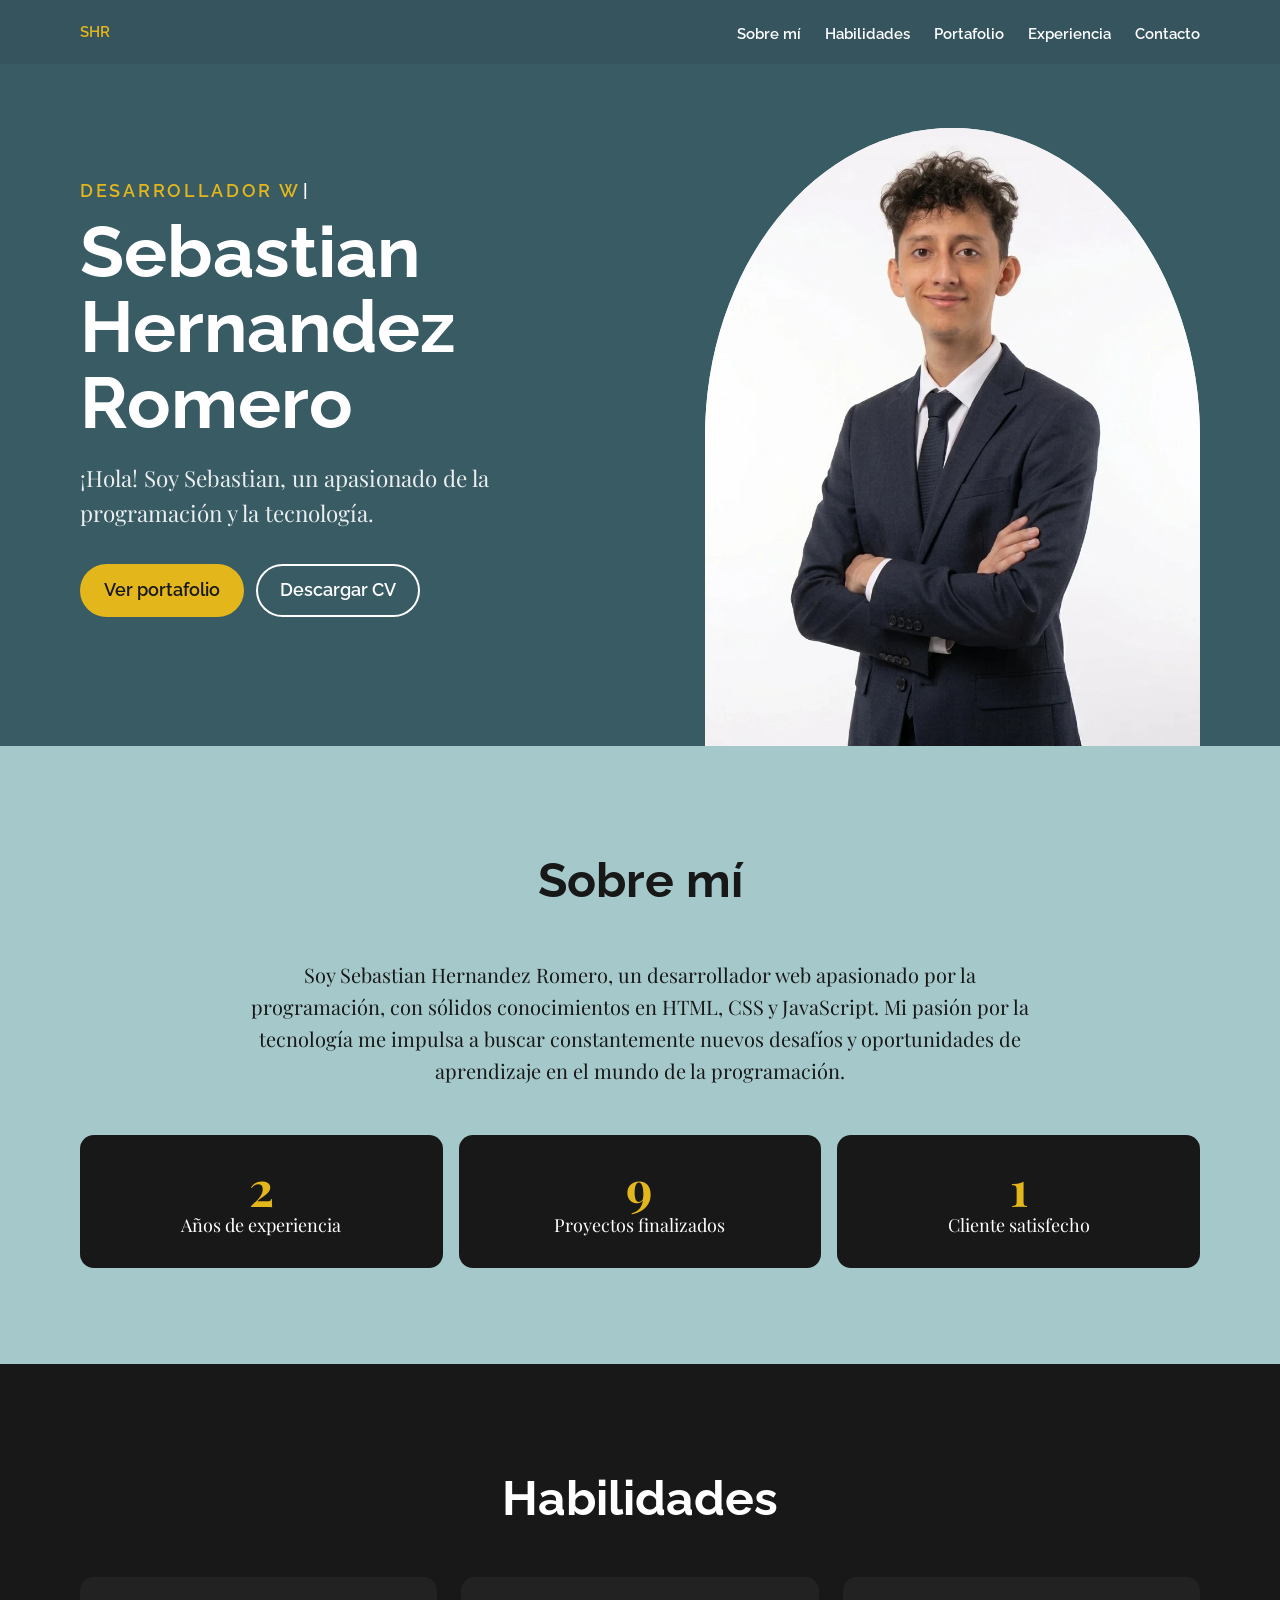
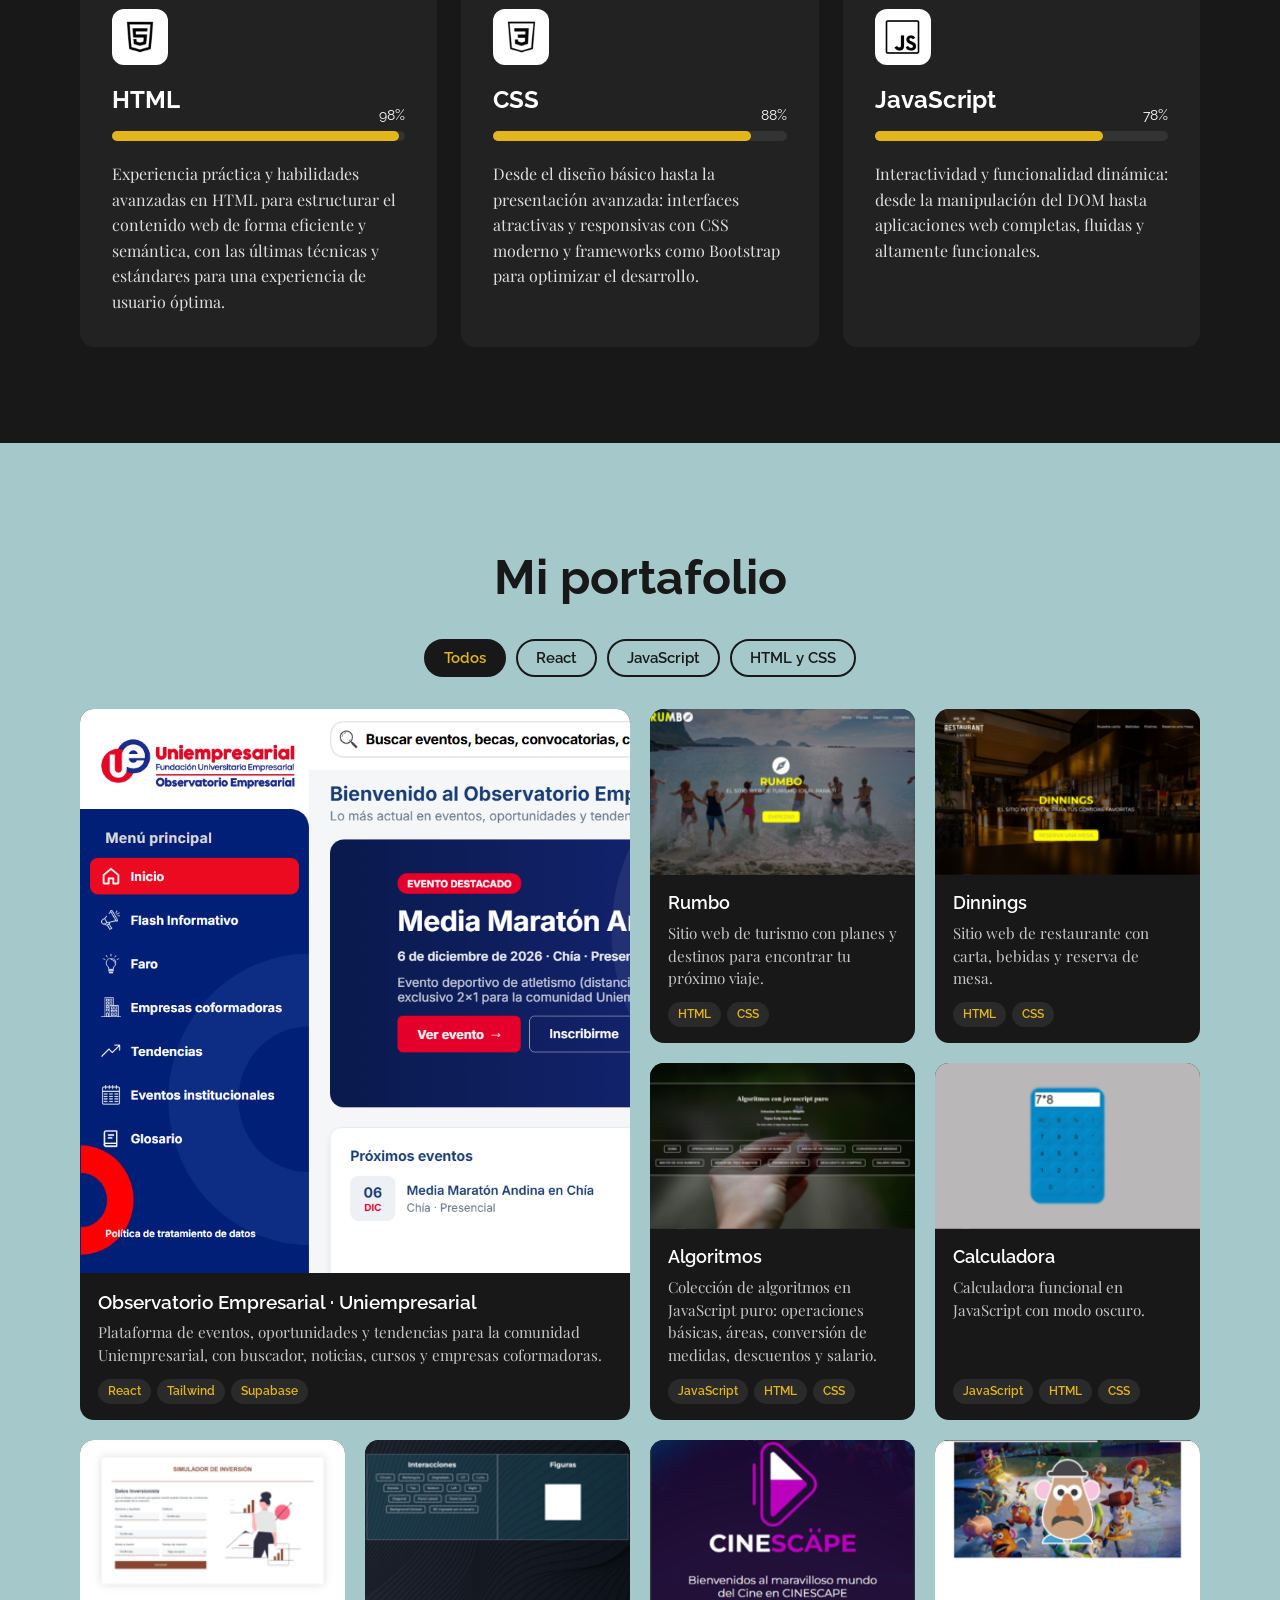
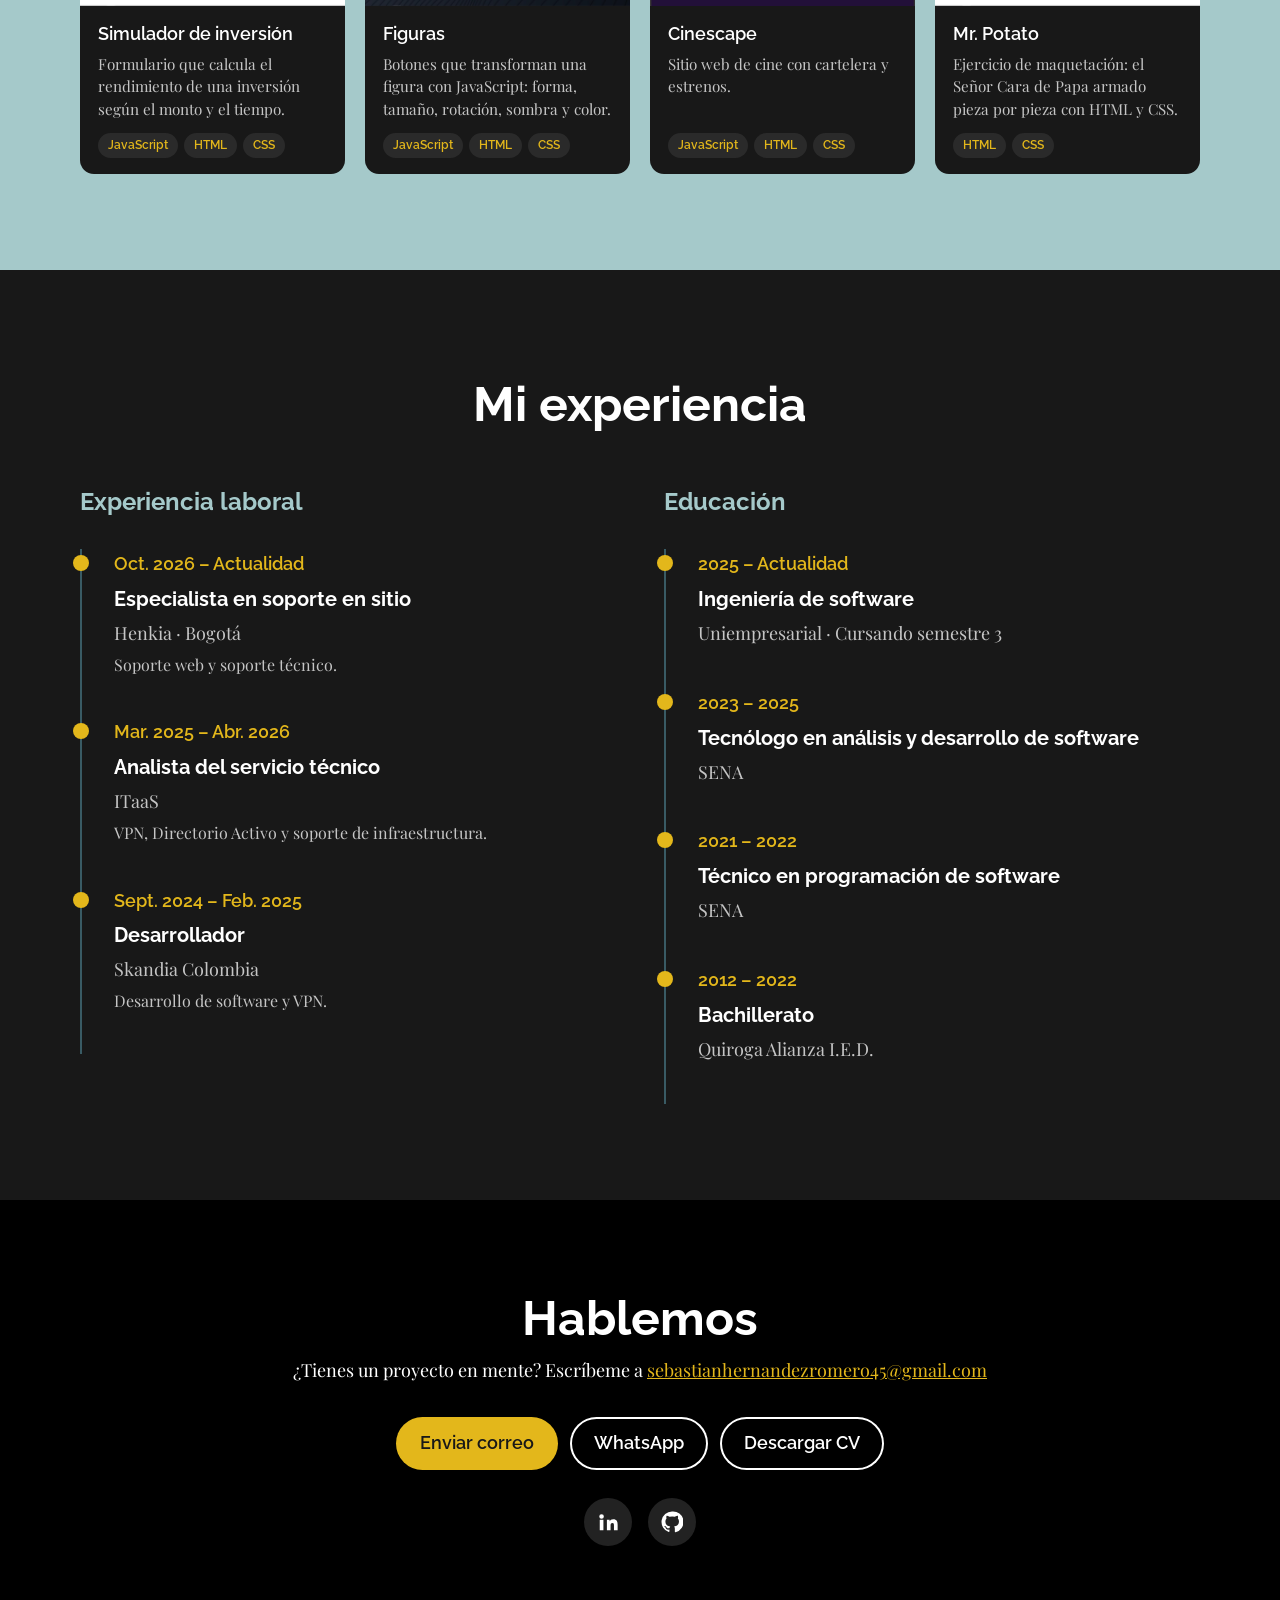
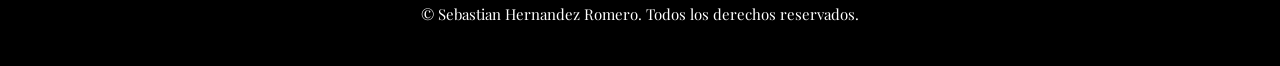
<file: index.html>
<!DOCTYPE html>
<html lang="es">
<head>
    <meta charset="UTF-8">
    <meta name="viewport" content="width=device-width, initial-scale=1.0">
    <title>Sebastian Hernandez Romero | Desarrollador web</title>
    <meta name="description" content="Portafolio de Sebastian Hernandez Romero, desarrollador web con HTML, CSS y JavaScript.">
    <link rel="preconnect" href="https://fonts.googleapis.com">
    <link rel="preconnect" href="https://fonts.gstatic.com" crossorigin>
    <link href="https://fonts.googleapis.com/css2?family=Playfair+Display:wght@400;700&family=Raleway:wght@400;600;800&display=swap" rel="stylesheet">
    <link rel="stylesheet" href="css/styles.css">
    <script>document.documentElement.classList.add('js')</script>
</head>
<body>
    <header class="nav">
        <div class="container nav-inner">
            <a href="#inicio" class="logo">SHR</a>
            <nav>
                <ul>
                    <li><a href="#sobre-mi">Sobre mí</a></li>
                    <li><a href="#habilidades">Habilidades</a></li>
                    <li><a href="#portafolio">Portafolio</a></li>
                    <li><a href="#experiencia">Experiencia</a></li>
                    <li><a href="#contacto">Contacto</a></li>
                </ul>
            </nav>
        </div>
    </header>

    <main>
        <section id="inicio" class="hero">
            <div class="container hero-grid">
                <div>
                    <p class="eyebrow"><span id="rol">Desarrollador web</span><span class="cursor" aria-hidden="true">|</span></p>
                    <h1>Sebastian Hernandez Romero</h1>
                    <p class="lead">¡Hola! Soy Sebastian, un apasionado de la programación y la tecnología.</p>
                    <div class="actions">
                        <a href="#portafolio" class="btn">Ver portafolio</a>
                        <a href="cv/Sebastian-Hernandez-Romero-CV.pdf" class="btn btn-ghost" download>Descargar CV</a>
                    </div>
                </div>
                <div class="photo">
                    <img src="img/Sebas.webp" alt="Foto de Sebastian Hernandez Romero" width="896" height="1200">
                </div>
            </div>
        </section>

        <section id="sobre-mi" class="section light">
            <div class="container">
                <h2>Sobre mí</h2>
                <p class="intro">Soy Sebastian Hernandez Romero, un desarrollador web apasionado por la programación, con sólidos conocimientos en HTML, CSS y JavaScript. Mi pasión por la tecnología me impulsa a buscar constantemente nuevos desafíos y oportunidades de aprendizaje en el mundo de la programación.</p>
                <ul class="stats">
                    <li><strong data-count="2">2</strong><span>Años de experiencia</span></li>
                    <li><strong data-count="9">9</strong><span>Proyectos finalizados</span></li>
                    <li><strong data-count="1">1</strong><span>Cliente satisfecho</span></li>
                </ul>
            </div>
        </section>

        <section id="habilidades" class="section dark">
            <div class="container">
                <h2>Habilidades</h2>
                <div class="skills">
                    <article class="card skill">
                        <img src="img/HTML.png" alt="" width="64" height="64">
                        <h3>HTML</h3>
                        <div class="bar" style="--p:98%" role="img" aria-label="Nivel 98%"><span>98%</span></div>
                        <p>Experiencia práctica y habilidades avanzadas en HTML para estructurar el contenido web de forma eficiente y semántica, con las últimas técnicas y estándares para una experiencia de usuario óptima.</p>
                    </article>
                    <article class="card skill">
                        <img src="img/CSS.png" alt="" width="64" height="64">
                        <h3>CSS</h3>
                        <div class="bar" style="--p:88%" role="img" aria-label="Nivel 88%"><span>88%</span></div>
                        <p>Desde el diseño básico hasta la presentación avanzada: interfaces atractivas y responsivas con CSS moderno y frameworks como Bootstrap para optimizar el desarrollo.</p>
                    </article>
                    <article class="card skill">
                        <img src="img/JS.png" alt="" width="64" height="64">
                        <h3>JavaScript</h3>
                        <div class="bar" style="--p:78%" role="img" aria-label="Nivel 78%"><span>78%</span></div>
                        <p>Interactividad y funcionalidad dinámica: desde la manipulación del DOM hasta aplicaciones web completas, fluidas y altamente funcionales.</p>
                    </article>
                </div>
            </div>
        </section>

        <section id="portafolio" class="section light">
            <div class="container">
                <h2>Mi portafolio</h2>
                <div class="filters" role="group" aria-label="Filtrar proyectos por tecnología">
                    <button type="button" data-filter="todos" aria-pressed="true">Todos</button>
                    <button type="button" data-filter="react" aria-pressed="false">React</button>
                    <button type="button" data-filter="javascript" aria-pressed="false">JavaScript</button>
                    <button type="button" data-filter="html-css" aria-pressed="false">HTML y CSS</button>
                </div>
                <div class="projects">
                    <a class="project featured" data-tech="react" href="https://observatorio-empresarial-sepia.vercel.app/inicio" target="_blank" rel="noopener">
                        <img src="img/observatorio.png" alt="" loading="lazy"><span>Observatorio Empresarial · Uniempresarial</span><p class="desc">Plataforma de eventos, oportunidades y tendencias para la comunidad Uniempresarial, con buscador, noticias, cursos y empresas coformadoras.</p>
                        <ul class="tags"><li>React</li><li>Tailwind</li><li>Supabase</li></ul>
                    </a>
                    <a class="project" data-tech="html-css" href="https://sebas450.github.io/rumbo/" target="_blank" rel="noopener">
                        <img src="img/Rumbo.png" alt="" loading="lazy"><span>Rumbo</span><p class="desc">Sitio web de turismo con planes y destinos para encontrar tu próximo viaje.</p>
                        <ul class="tags"><li>HTML</li><li>CSS</li></ul>
                    </a>
                    <a class="project" data-tech="html-css" href="https://sebas450.github.io/dinnings/" target="_blank" rel="noopener">
                        <img src="img/dinnings.png" alt="" loading="lazy"><span>Dinnings</span><p class="desc">Sitio web de restaurante con carta, bebidas y reserva de mesa.</p>
                        <ul class="tags"><li>HTML</li><li>CSS</li></ul>
                    </a>
                    <a class="project" data-tech="javascript" href="https://sebas450.github.io/algoritmos/algoritmo.html" target="_blank" rel="noopener">
                        <img src="img/Algoritmos.png" alt="" loading="lazy"><span>Algoritmos</span><p class="desc">Colección de algoritmos en JavaScript puro: operaciones básicas, áreas, conversión de medidas, descuentos y salario.</p>
                        <ul class="tags"><li>JavaScript</li><li>HTML</li><li>CSS</li></ul>
                    </a>
                    <a class="project" data-tech="javascript" href="https://sebas450.github.io/calculadora/" target="_blank" rel="noopener">
                        <img src="img/Calculadora.png" alt="" loading="lazy"><span>Calculadora</span><p class="desc">Calculadora funcional en JavaScript con modo oscuro.</p>
                        <ul class="tags"><li>JavaScript</li><li>HTML</li><li>CSS</li></ul>
                    </a>
                    <a class="project" data-tech="javascript" href="https://sebas450.github.io/simuladorInversion/" target="_blank" rel="noopener">
                        <img src="img/simulador.png" alt="" loading="lazy"><span>Simulador de inversión</span><p class="desc">Formulario que calcula el rendimiento de una inversión según el monto y el tiempo.</p>
                        <ul class="tags"><li>JavaScript</li><li>HTML</li><li>CSS</li></ul>
                    </a>
                    <a class="project" data-tech="javascript" href="https://sebas450.github.io/website_figuras/" target="_blank" rel="noopener">
                        <img src="img/Figuras.png" alt="" loading="lazy"><span>Figuras</span><p class="desc">Botones que transforman una figura con JavaScript: forma, tamaño, rotación, sombra y color.</p>
                        <ul class="tags"><li>JavaScript</li><li>HTML</li><li>CSS</li></ul>
                    </a>
                    <a class="project" data-tech="javascript" href="https://sebas450.github.io/cinescape/" target="_blank" rel="noopener">
                        <img src="img/cinescape.png" alt="" loading="lazy"><span>Cinescape</span><p class="desc">Sitio web de cine con cartelera y estrenos.</p>
                        <ul class="tags"><li>JavaScript</li><li>HTML</li><li>CSS</li></ul>
                    </a>
                    <a class="project" data-tech="html-css" href="https://sebas450.github.io/mrPotato/" target="_blank" rel="noopener">
                        <img src="img/MRpotato.png" alt="" loading="lazy"><span>Mr. Potato</span><p class="desc">Ejercicio de maquetación: el Señor Cara de Papa armado pieza por pieza con HTML y CSS.</p>
                        <ul class="tags"><li>HTML</li><li>CSS</li></ul>
                    </a>
                </div>
            </div>
        </section>

        <section id="experiencia" class="section dark">
            <div class="container">
                <h2>Mi experiencia</h2>
                <div class="exp-grid">
                    <div>
                        <h3 class="col-title">Experiencia laboral</h3>
                        <ol class="timeline">
                            <li><time>Oct. 2026 – Actualidad</time><h4>Especialista en soporte en sitio</h4><p>Henkia · Bogotá</p><p class="desc">Soporte web y soporte técnico.</p></li>
                            <li><time>Mar. 2025 – Abr. 2026</time><h4>Analista del servicio técnico</h4><p>ITaaS</p><p class="desc">VPN, Directorio Activo y soporte de infraestructura.</p></li>
                            <li><time>Sept. 2024 – Feb. 2025</time><h4>Desarrollador</h4><p>Skandia Colombia</p><p class="desc">Desarrollo de software y VPN.</p></li>
                        </ol>
                    </div>
                    <div>
                        <h3 class="col-title">Educación</h3>
                        <ol class="timeline">
                            <li><time>2025 – Actualidad</time><h4>Ingeniería de software</h4><p>Uniempresarial · <span id="semestre" data-inicio="2025-07">En curso</span></p></li>
                            <li><time>2023 – 2025</time><h4>Tecnólogo en análisis y desarrollo de software</h4><p>SENA</p></li>
                            <li><time>2021 – 2022</time><h4>Técnico en programación de software</h4><p>SENA</p></li>
                            <li><time>2012 – 2022</time><h4>Bachillerato</h4><p>Quiroga Alianza I.E.D.</p></li>
                        </ol>
                    </div>
                </div>
            </div>
        </section>
    </main>

    <footer id="contacto">
        <div class="container">
            <h2>Hablemos</h2>
            <p>¿Tienes un proyecto en mente? Escríbeme a <a href="mailto:sebastianhernandezromero45@gmail.com">sebastianhernandezromero45@gmail.com</a></p>
            <div class="actions center">
                <a class="btn" href="mailto:sebastianhernandezromero45@gmail.com">Enviar correo</a>
                <a class="btn btn-ghost" href="https://wa.me/573163597867" target="_blank" rel="noopener">WhatsApp</a>
                <a class="btn btn-ghost" href="cv/Sebastian-Hernandez-Romero-CV.pdf" download>Descargar CV</a>
            </div>
            <ul class="social">
                <li><a href="https://www.linkedin.com/in/sebastian-hernandez-dev/" target="_blank" rel="noopener" aria-label="LinkedIn">
                    <svg viewBox="0 0 24 24" aria-hidden="true"><path d="M4.98 3.5a2.5 2.5 0 1 1 0 5 2.5 2.5 0 0 1 0-5ZM3 9.5h4V21H3V9.5Zm7 0h3.8v1.6h.1c.5-1 1.8-2 3.8-2 4 0 4.8 2.6 4.8 6.1V21h-4v-5.1c0-1.2 0-2.8-1.7-2.8s-2 1.3-2 2.7V21h-4V9.5Z"/></svg>
                </a></li>
                <li><a href="https://github.com/Sebas450" target="_blank" rel="noopener" aria-label="GitHub">
                    <svg viewBox="0 0 24 24" aria-hidden="true"><path d="M12 .5a11.5 11.5 0 0 0-3.6 22.4c.6.1.8-.3.8-.6v-2c-3.2.7-3.9-1.5-3.9-1.5-.5-1.3-1.3-1.7-1.3-1.7-1-.7.1-.7.1-.7 1.2.1 1.8 1.2 1.8 1.2 1 1.8 2.8 1.3 3.5 1 .1-.8.4-1.3.7-1.6-2.6-.3-5.3-1.3-5.3-5.7 0-1.3.5-2.3 1.2-3.1-.1-.3-.5-1.5.1-3.1 0 0 1-.3 3.2 1.2a11 11 0 0 1 5.8 0c2.2-1.5 3.2-1.2 3.2-1.2.6 1.6.2 2.8.1 3.1.8.8 1.2 1.8 1.2 3.1 0 4.4-2.7 5.4-5.3 5.7.4.4.8 1.1.8 2.2v3.3c0 .3.2.7.8.6A11.5 11.5 0 0 0 12 .5Z"/></svg>
                </a></li>
            </ul>
            <small>© Sebastian Hernandez Romero. Todos los derechos reservados.</small>
        </div>
    </footer>
    <script src="js/main.js"></script>
</body>
</html>
</file>
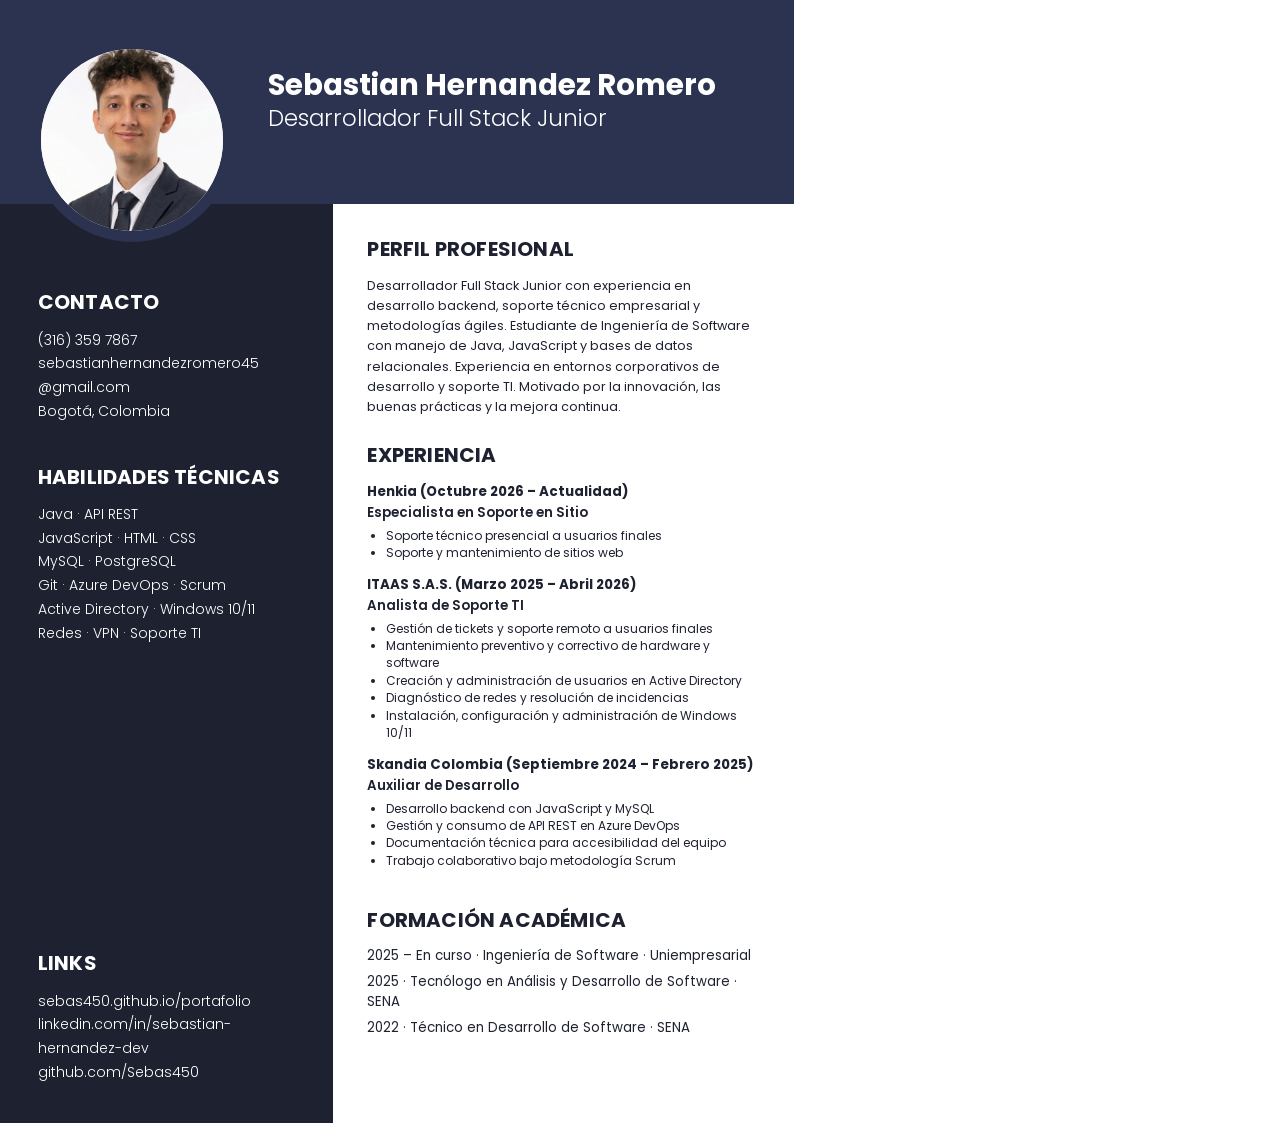
<file: cv/cv.html>
<!DOCTYPE html>
<html lang="es">
<head>
<meta charset="UTF-8">
<title>Hoja de vida · Sebastian Hernandez Romero</title>
<!-- Fuente de la hoja de vida. Para regenerar el PDF:
     msedge --headless --no-pdf-header-footer --print-to-pdf="cv/Sebastian-Hernandez-Romero-CV.pdf" cv/cv.html -->
<link href="https://fonts.googleapis.com/css2?family=Poppins:wght@300;400;600;700&display=swap" rel="stylesheet">
<style>
    @page { size: A4; margin: 0; }
    * { margin: 0; padding: 0; box-sizing: border-box; }
    body { font-family: "Poppins", sans-serif; color: #1e2130; -webkit-print-color-adjust: exact; print-color-adjust: exact; }
    .page { width: 210mm; height: 297mm; display: grid; grid-template-columns: 42% 58%; grid-template-rows: 54mm 1fr; overflow: hidden; }

    header { grid-column: 1 / -1; background: #2b3350; color: #fff; display: flex; align-items: center; gap: 9mm; padding-left: 8mm; position: relative; }
    .foto { width: 54mm; height: 54mm; border-radius: 50%; border: 3mm solid #2b3350; overflow: hidden; background: #f2f2f4; position: relative; top: 10mm; z-index: 2; flex-shrink: 0; }
    .foto img { width: 100%; height: 100%; object-fit: cover; object-position: 50% 0; transform: scale(1.7); transform-origin: 49% 20%; }
    header h1 { font-size: 22pt; font-weight: 700; line-height: 1.1; }
    header p { font-size: 17pt; font-weight: 300; }

    aside { background: #1e2130; color: #fff; padding: 22mm 8mm 10mm 10mm; display: flex; flex-direction: column; gap: 10mm; }
    main { padding: 8mm 9mm 8mm 9mm; display: flex; flex-direction: column; gap: 6mm; }

    h2 { font-size: 15pt; font-weight: 700; margin-bottom: 3mm; letter-spacing: .01em; }
    aside p, aside li { font-size: 10.5pt; line-height: 1.7; font-weight: 300; list-style: none; overflow-wrap: anywhere; }
    aside .links { margin-top: auto; }

    main p { font-size: 9.5pt; line-height: 1.6; }
    .job { margin-bottom: 3.5mm; }
    .job h3 { font-size: 10pt; font-weight: 700; }
    .job .cargo { font-size: 10pt; font-weight: 600; margin-bottom: 1mm; }
    .job ul { padding-left: 5mm; }
    .job li { font-size: 9pt; line-height: 1.45; }
    .edu li { list-style: none; font-size: 10pt; line-height: 1.5; margin-bottom: 1.5mm; }
</style>
</head>
<body>
<div class="page">
    <header>
        <div class="foto"><img src="../img/Sebas.webp" alt=""></div>
        <div>
            <h1>Sebastian Hernandez Romero</h1>
            <p>Desarrollador Full Stack Junior</p>
        </div>
    </header>

    <aside>
        <section>
            <h2>CONTACTO</h2>
            <ul>
                <li>(316) 359 7867</li>
                <li>sebastianhernandezromero45<br>@gmail.com</li>
                <li>Bogotá, Colombia</li>
            </ul>
        </section>
        <section>
            <h2>HABILIDADES TÉCNICAS</h2>
            <ul>
                <li>Java · API REST</li>
                <li>JavaScript · HTML · CSS</li>
                <li>MySQL · PostgreSQL</li>
                <li>Git · Azure DevOps · Scrum</li>
                <li>Active Directory · Windows 10/11</li>
                <li>Redes · VPN · Soporte TI</li>
            </ul>
        </section>
        <section class="links">
            <h2>LINKS</h2>
            <ul>
                <li>sebas450.github.io/portafolio</li>
                <li>linkedin.com/in/sebastian-hernandez-dev</li>
                <li>github.com/Sebas450</li>
            </ul>
        </section>
    </aside>

    <main>
        <section>
            <h2>PERFIL PROFESIONAL</h2>
            <p>Desarrollador Full Stack Junior con experiencia en desarrollo backend, soporte técnico empresarial y metodologías ágiles. Estudiante de Ingeniería de Software con manejo de Java, JavaScript y bases de datos relacionales. Experiencia en entornos corporativos de desarrollo y soporte TI. Motivado por la innovación, las buenas prácticas y la mejora continua.</p>
        </section>

        <section>
            <h2>EXPERIENCIA</h2>
            <div class="job">
                <h3>Henkia (Octubre 2026 – Actualidad)</h3>
                <p class="cargo">Especialista en Soporte en Sitio</p>
                <ul>
                    <li>Soporte técnico presencial a usuarios finales</li>
                    <li>Soporte y mantenimiento de sitios web</li>
                </ul>
            </div>
            <div class="job">
                <h3>ITAAS S.A.S. (Marzo 2025 – Abril 2026)</h3>
                <p class="cargo">Analista de Soporte TI</p>
                <ul>
                    <li>Gestión de tickets y soporte remoto a usuarios finales</li>
                    <li>Mantenimiento preventivo y correctivo de hardware y software</li>
                    <li>Creación y administración de usuarios en Active Directory</li>
                    <li>Diagnóstico de redes y resolución de incidencias</li>
                    <li>Instalación, configuración y administración de Windows 10/11</li>
                </ul>
            </div>
            <div class="job">
                <h3>Skandia Colombia (Septiembre 2024 – Febrero 2025)</h3>
                <p class="cargo">Auxiliar de Desarrollo</p>
                <ul>
                    <li>Desarrollo backend con JavaScript y MySQL</li>
                    <li>Gestión y consumo de API REST en Azure DevOps</li>
                    <li>Documentación técnica para accesibilidad del equipo</li>
                    <li>Trabajo colaborativo bajo metodología Scrum</li>
                </ul>
            </div>
        </section>

        <section>
            <h2>FORMACIÓN ACADÉMICA</h2>
            <ul class="edu">
                <li>2025 – En curso · Ingeniería de Software · Uniempresarial</li>
                <li>2025 · Tecnólogo en Análisis y Desarrollo de Software · SENA</li>
                <li>2022 · Técnico en Desarrollo de Software · SENA</li>
            </ul>
        </section>
    </main>
</div>
</body>
</html>
</file>
<file: css/styles.css>
:root {
    --teal-dark: #395B64;
    --teal: #A5C9CA;
    --ink: #181818;
    --gold: #E3B71B;
    --white: #fff;
    --radius: 14px;
}

*, *::before, *::after { margin: 0; padding: 0; box-sizing: border-box; }

html { scroll-behavior: smooth; scroll-padding-top: 72px; }

body {
    font-family: "Playfair Display", serif;
    font-size: 1.125rem;
    line-height: 1.6;
    color: var(--ink);
    background: var(--ink);
}

h1, h2, h3, .logo, .btn, .eyebrow, nav a { font-family: "Raleway", sans-serif; }
img { max-width: 100%; display: block; }
a { color: inherit; }

.container { width: min(1120px, 100% - 32px); margin-inline: auto; }

/* Navegación */
.nav {
    position: sticky;
    top: 0;
    z-index: 10;
    background: rgba(57, 91, 100, .92);
    backdrop-filter: blur(8px);
    color: var(--white);
}
.nav-inner { display: flex; align-items: center; justify-content: space-between; gap: 16px; min-height: 64px; }
.logo { font-weight: 800; font-size: 1.4rem; text-decoration: none; color: var(--gold); }
.nav nav { min-width: 0; max-width: 100%; }
.nav ul { display: flex; gap: 24px; list-style: none; overflow-x: auto; scrollbar-width: none; }
.nav a { text-decoration: none; font-weight: 600; font-size: .95rem; white-space: nowrap; }
.nav ul a:hover { color: var(--gold); }

/* Botones */
.actions { display: flex; flex-wrap: wrap; gap: 12px; margin-top: 32px; }
.actions.center { justify-content: center; }
.btn {
    display: inline-block;
    padding: 12px 24px;
    border-radius: 999px;
    background: var(--gold);
    color: var(--ink);
    font-weight: 600;
    text-decoration: none;
    transition: transform .2s, background .2s;
    overflow-wrap: anywhere;
}
.btn:hover { transform: translateY(-2px); }
.btn-ghost { background: transparent; color: inherit; box-shadow: inset 0 0 0 2px currentColor; }

/* Hero */
.hero { background: var(--teal-dark); color: var(--white); padding: 64px 0 0; overflow: hidden; }
.hero-grid { display: grid; grid-template-columns: 1.2fr 1fr; align-items: end; gap: 32px; }
.hero-grid > div:first-child { padding-bottom: 80px; align-self: center; }
.eyebrow { color: var(--gold); font-weight: 600; letter-spacing: .15em; text-transform: uppercase; }
.hero h1 { font-size: clamp(2.5rem, 6vw, 4.5rem); line-height: 1.05; margin: 8px 0 20px; }
.lead { font-size: clamp(1.15rem, 2vw, 1.4rem); max-width: 32ch; opacity: .9; }
.photo { background: #f2f2f4; border-radius: 50% 50% 0 0; overflow: hidden; aspect-ratio: 4 / 5; }
.photo img { width: 100%; height: 100%; object-fit: cover; object-position: 50% 15%; }

/* Secciones */
.section { padding: 96px 0; }
.section h2 { font-size: clamp(2rem, 4vw, 3rem); margin-bottom: 40px; text-align: center; }
.light { background: var(--teal); }
.dark { background: var(--ink); color: var(--white); }

.intro { max-width: 65ch; margin: 0 auto 48px; font-size: 1.25rem; text-align: center; }

.stats { display: grid; grid-template-columns: repeat(auto-fit, minmax(200px, 1fr)); gap: 16px; list-style: none; }
.stats li { background: var(--ink); color: var(--white); border-radius: var(--radius); padding: 28px; text-align: center; }
.stats strong { display: block; font-size: 3rem; line-height: 1; color: var(--gold); }

/* Habilidades */
.skills { display: grid; grid-template-columns: repeat(auto-fit, minmax(260px, 1fr)); gap: 24px; }
.card { background: #222; border-radius: var(--radius); padding: 32px; }
.skill img { width: 56px; height: 56px; object-fit: contain; background: var(--white); border-radius: 12px; padding: 8px; }
.skill h3 { font-size: 1.5rem; margin: 16px 0 12px; }
.skill p { opacity: .85; font-size: 1rem; }
.bar { height: 10px; border-radius: 999px; background: #333; margin-bottom: 20px; position: relative; }
.bar::before { content: ""; position: absolute; inset: 0 auto 0 0; width: var(--p); border-radius: inherit; background: var(--gold); }
.bar span { position: absolute; right: 0; top: -26px; font-size: .85rem; font-family: "Raleway", sans-serif; }

/* Portafolio */
.projects { display: grid; grid-template-columns: repeat(auto-fill, minmax(240px, 1fr)); gap: 20px; }
.project {
    background: var(--ink);
    color: var(--white);
    border-radius: var(--radius);
    overflow: hidden;
    text-decoration: none;
    transition: transform .2s, box-shadow .2s;
}
.project img { aspect-ratio: 16 / 10; width: 100%; object-fit: cover; }
.project span { display: block; padding: 14px 18px 4px; font-family: "Raleway", sans-serif; font-weight: 600; }
.project .desc { padding: 0 18px 12px; font-size: .95rem; line-height: 1.5; opacity: .75; }
.tags { display: flex; flex-wrap: wrap; gap: 6px; list-style: none; padding: 0 18px 16px; margin-top: auto; }
.tags li { font-family: "Raleway", sans-serif; font-size: .75rem; font-weight: 600; padding: 3px 10px; border-radius: 999px; background: #2a2a2a; color: var(--gold); }
.project { display: flex; flex-direction: column; }
.projects .project[hidden] { display: none; }

.filters { display: none; flex-wrap: wrap; justify-content: center; gap: 10px; margin: -16px 0 32px; }
.js .filters { display: flex; }
.filters button {
    font: 600 .95rem "Raleway", sans-serif;
    padding: 8px 18px; border-radius: 999px; cursor: pointer;
    border: 2px solid var(--ink); background: transparent; color: var(--ink);
    transition: background .2s, color .2s;
}
.filters button:hover { background: rgba(24, 24, 24, .08); }
.filters button[aria-pressed="true"] { background: var(--ink); color: var(--gold); }
.filters button:focus-visible { outline: 3px solid var(--ink); outline-offset: 3px; }
.project:hover { transform: translateY(-4px); box-shadow: 0 12px 24px rgba(0, 0, 0, .25); }
@media (min-width: 761px) {
    .project.featured { grid-column: span 2; grid-row: span 2; display: flex; flex-direction: column; }
    .project.featured img { flex: 1; aspect-ratio: auto; min-height: 0; object-position: top left; }
    .project.featured span { font-size: 1.2rem; }
}

/* Experiencia */
.exp-grid { display: grid; grid-template-columns: repeat(auto-fit, minmax(300px, 1fr)); gap: 48px; }
.col-title { font-size: 1.5rem; margin-bottom: 28px; color: var(--teal); }
.timeline { list-style: none; border-left: 2px solid var(--teal-dark); }
.timeline .desc { font-size: 1rem; margin-top: 4px; }
.timeline li { position: relative; padding: 0 0 40px 32px; }
.timeline li::before {
    content: ""; position: absolute; left: -9px; top: 6px;
    width: 16px; height: 16px; border-radius: 50%; background: var(--gold);
}
.timeline time { color: var(--gold); font-family: "Raleway", sans-serif; font-weight: 600; }
.timeline h4 { font-family: "Raleway", sans-serif; font-size: 1.25rem; margin: 4px 0; }
.timeline p { opacity: .75; }

/* Footer */
footer { background: #000; color: var(--white); text-align: center; padding: 80px 0 40px; }
footer h2 { font-size: clamp(2rem, 4vw, 3rem); }
footer p a { color: var(--gold); overflow-wrap: anywhere; }
.social { display: flex; justify-content: center; gap: 16px; list-style: none; margin-top: 28px; }
.social a { display: grid; place-items: center; width: 48px; height: 48px; border-radius: 50%; background: #222; transition: background .2s; }
.social a:hover { background: var(--teal-dark); }
.social svg { width: 22px; height: 22px; fill: var(--white); }
footer small { display: block; margin-top: 56px; opacity: .6; }

/* Animaciones (solo con JS activo; sin JS todo se ve normal) */
.cursor { color: var(--white); margin-left: 2px; animation: parpadeo 1s steps(1) infinite; }
@keyframes parpadeo { 50% { opacity: 0; } }
.nav ul a.active { color: var(--gold); }
.js .reveal { opacity: 0; transform: translateY(24px); transition: opacity .6s ease, transform .6s ease; }
.js .reveal.visible { opacity: 1; transform: none; }
.js .project.reveal.visible:hover { transform: translateY(-4px); transition-delay: 0s; }
.js .bar::before { width: 0; transition: width 1.2s ease .3s; }
.js .visible .bar::before { width: var(--p); }

a:focus-visible { outline: 3px solid var(--gold); outline-offset: 3px; }

@media (max-width: 760px) {
    .nav-inner { flex-direction: column; align-items: flex-start; gap: 4px; padding: 10px 0; }
    .nav ul { width: 100%; gap: 18px; padding-bottom: 4px; }
    .hero { padding-top: 40px; }
    .hero-grid { grid-template-columns: 1fr; }
    .hero-grid > div:first-child { padding-bottom: 0; }
    .photo { max-width: 320px; margin-inline: auto; }
    .section { padding: 64px 0; }
}

@media (prefers-reduced-motion: reduce) {
    html { scroll-behavior: auto; }
    .btn, .project { transition: none; }
    .cursor { display: none; }
}
</file>
